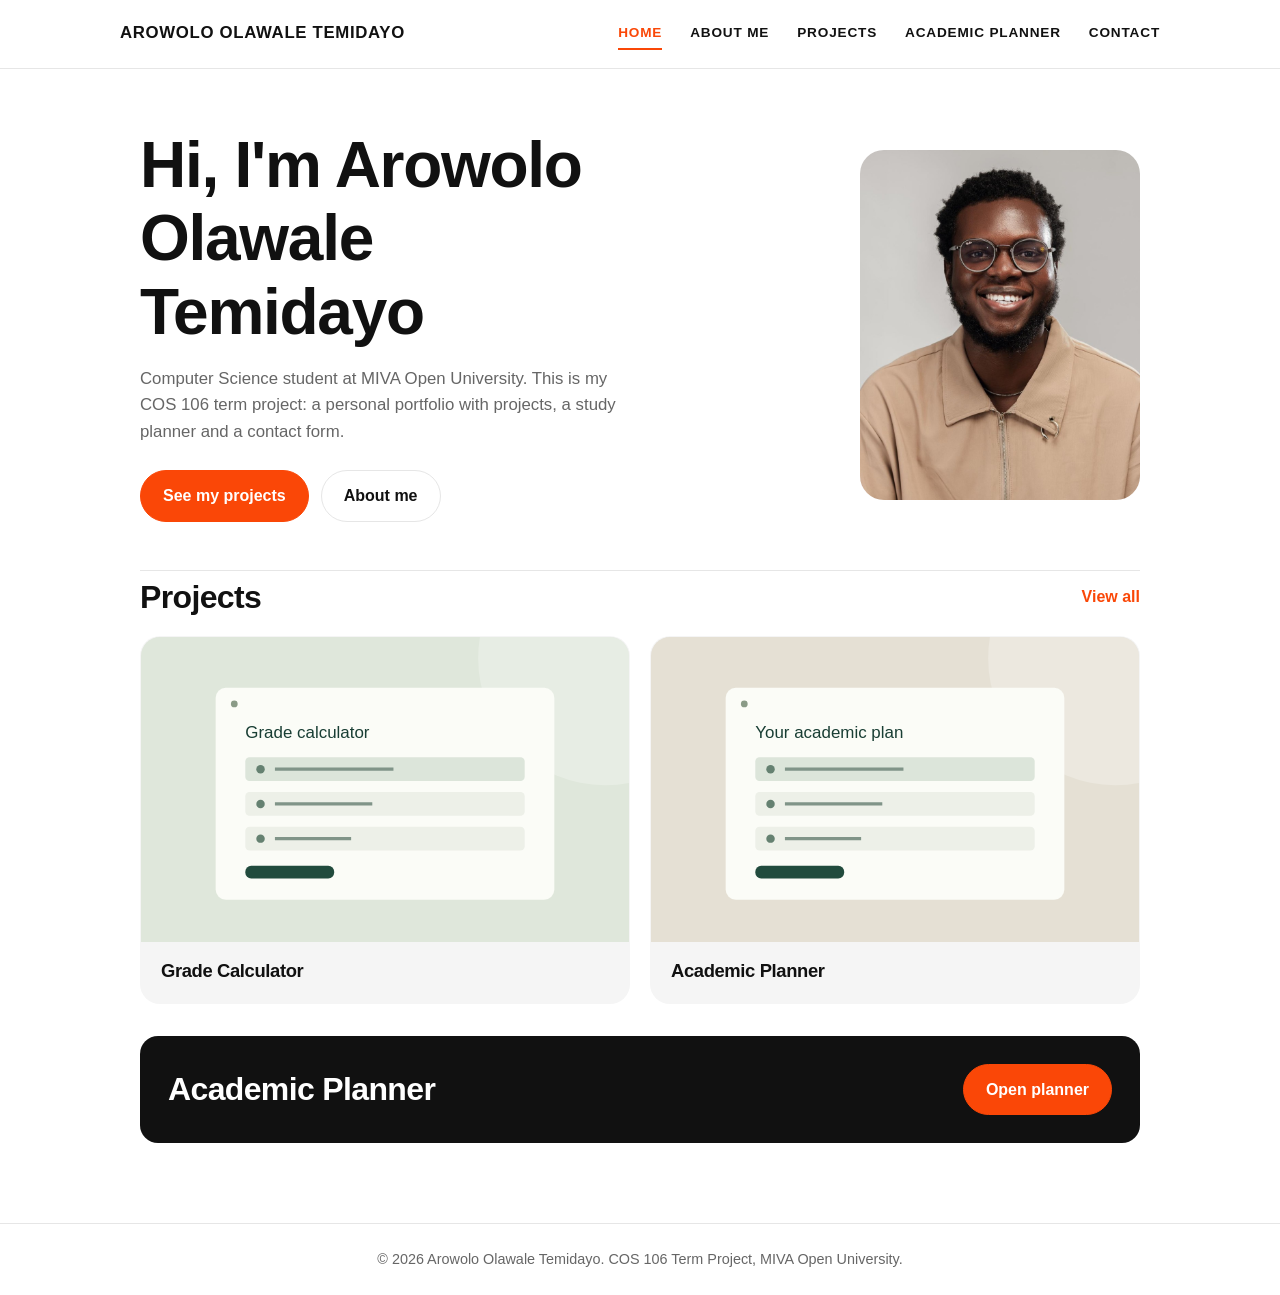
<file: pages/index.html>
<!doctype html>
<html lang="en">
  <head>
    <meta charset="UTF-8" />
    <meta name="viewport" content="width=device-width, initial-scale=1" />
    <meta
      name="description"
      content="Arowolo Olawale Temidayo's student portfolio, projects and academic planner."
    />
    <title>Home | Arowolo Olawale Temidayo</title>
    <link rel="icon" href="assets/mark.svg" />
    <link rel="stylesheet" href="styles.css" />
    <script src="app.js" defer></script>
  </head>
  <body>
    <a class="skip" href="#main">Skip to content</a>
    <header>
      <a class="brand" href="index.html">Arowolo Olawale Temidayo</a>
      <button class="menu" aria-expanded="false" aria-controls="navigation">
        Menu ☰
      </button>
      <nav id="navigation" aria-label="Main navigation">
        <a href="index.html" aria-current="page">Home</a>
        <a href="about.html">About Me</a>
        <a href="projects.html">Projects</a>
        <a href="planner.html">Academic Planner</a>
        <a href="contact.html">Contact</a>
      </nav>
    </header>
    <main id="main">
      <section class="box hero">
        <div>
          <h1>Hi, I'm Arowolo Olawale Temidayo</h1>
          <p>
            Computer Science student at MIVA Open University. This is my COS 106
            term project: a personal portfolio with projects, a study planner
            and a contact form.
          </p>
          <div class="actions">
            <a class="button" href="projects.html">See my projects</a>
            <a class="button secondary" href="about.html">About me</a>
          </div>
        </div>
        <img
          class="profile-photo"
          src="assets/profile.jpg"
          alt="Portrait of Arowolo Olawale Temidayo smiling, wearing glasses and a beige jacket"
          width="819"
          height="1024"
        />
      </section>
      <section>
        <div class="section-heading">
          <h2>Projects</h2>
          <a href="projects.html">View all</a>
        </div>
        <div class="project-grid">
          <a class="project-card" href="projects.html#grade"
            ><img
              src="assets/grade.svg"
              alt="Grade calculator interface illustration"
            />
            <div>
              <h3>Grade Calculator</h3>
            </div></a
          ><a class="project-card" href="planner.html"
            ><img
              src="assets/planner.svg"
              alt="Academic planner interface illustration"
            />
            <div>
              <h3>Academic Planner</h3>
            </div></a
          >
        </div>
      </section>
      <section class="box planner-cta">
        <h2>Academic Planner</h2>
        <a class="button" href="planner.html">Open planner</a>
      </section>
    </main>
    <footer>
      <p>
        © 2026 Arowolo Olawale Temidayo. COS 106 Term Project, MIVA Open
        University.
      </p>
    </footer>
    <dialog id="demo">
      <button class="close" aria-label="Close demo">×</button>
      <div id="demo-body"></div>
    </dialog>
  </body>
</html>
</file>
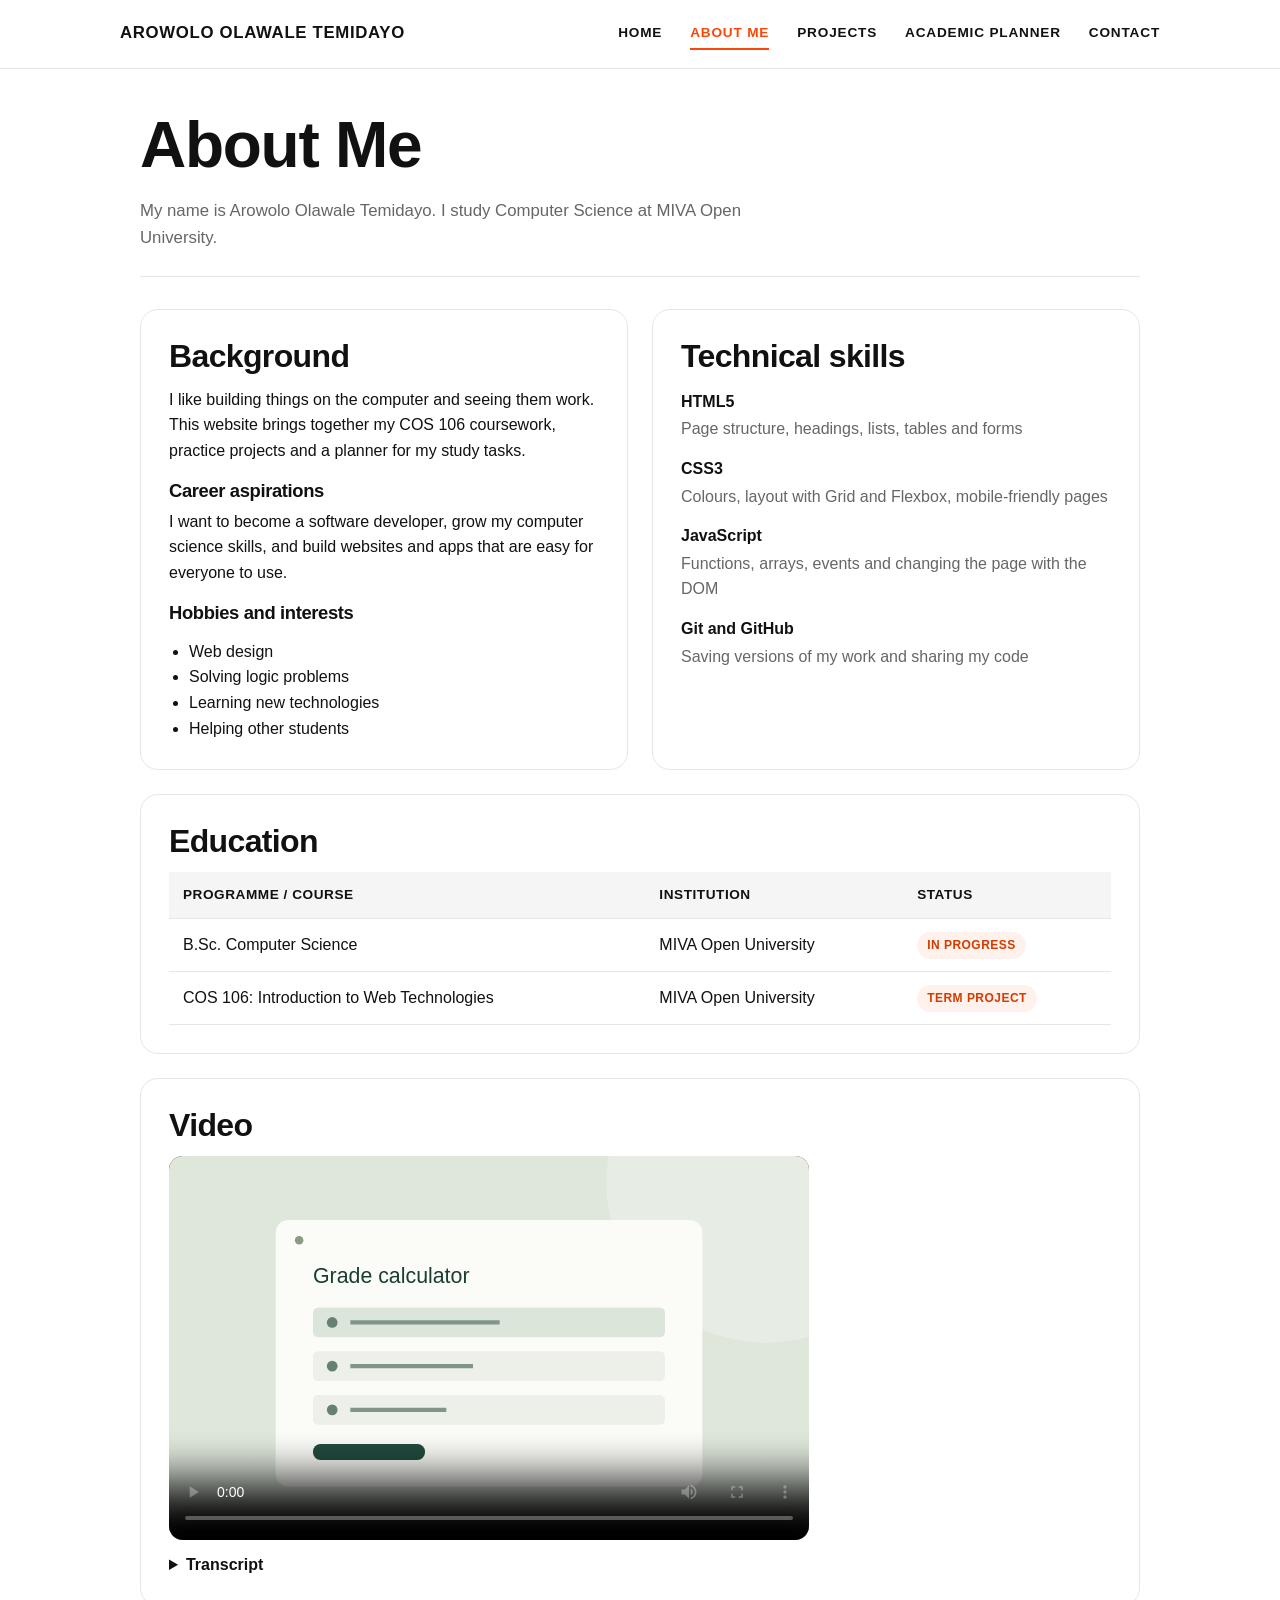
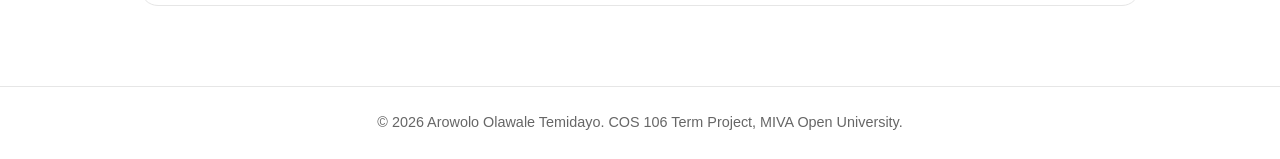
<file: pages/about.html>
<!doctype html>
<html lang="en">
  <head>
    <meta charset="UTF-8" />
    <meta name="viewport" content="width=device-width, initial-scale=1" />
    <meta
      name="description"
      content="Arowolo Olawale Temidayo's student portfolio, projects and academic planner."
    />
    <title>About Me | Arowolo Olawale Temidayo</title>
    <link rel="icon" href="assets/mark.svg" />
    <link rel="stylesheet" href="styles.css" />
    <script src="app.js" defer></script>
  </head>
  <body>
    <a class="skip" href="#main">Skip to content</a>
    <header>
      <a class="brand" href="index.html">Arowolo Olawale Temidayo</a>
      <button class="menu" aria-expanded="false" aria-controls="navigation">
        Menu ☰
      </button>
      <nav id="navigation" aria-label="Main navigation">
        <a href="index.html">Home</a>
        <a href="about.html" aria-current="page">About Me</a>
        <a href="projects.html">Projects</a>
        <a href="planner.html">Academic Planner</a>
        <a href="contact.html">Contact</a>
      </nav>
    </header>
    <main id="main">
      <section class="page-title">
        <h1>About Me</h1>
        <p>
          My name is Arowolo Olawale Temidayo. I study Computer Science at MIVA
          Open University.
        </p>
      </section>
      <div class="two-column">
        <section class="box">
          <h2>Background</h2>
          <p>
            I like building things on the computer and seeing them work. This
            website brings together my COS 106 coursework, practice projects and
            a planner for my study tasks.
          </p>
          <h3>Career aspirations</h3>
          <p>
            I want to become a software developer, grow my computer science
            skills, and build websites and apps that are easy for everyone to
            use.
          </p>
          <h3>Hobbies and interests</h3>
          <ul class="interests">
            <li>Web design</li>
            <li>Solving logic problems</li>
            <li>Learning new technologies</li>
            <li>Helping other students</li>
          </ul>
        </section>
        <section class="box">
          <h2>Technical skills</h2>
          <dl class="skills">
            <dt>HTML5</dt>
            <dd>Page structure, headings, lists, tables and forms</dd>
            <dt>CSS3</dt>
            <dd>Colours, layout with Grid and Flexbox, mobile-friendly pages</dd>
            <dt>JavaScript</dt>
            <dd>Functions, arrays, events and changing the page with the DOM</dd>
            <dt>Git and GitHub</dt>
            <dd>Saving versions of my work and sharing my code</dd>
          </dl>
        </section>
      </div>
      <section class="box">
        <h2>Education</h2>
        <div class="table-wrap">
          <table>
            <thead>
              <tr>
                <th>Programme / course</th>
                <th>Institution</th>
                <th>Status</th>
              </tr>
            </thead>
            <tbody>
              <tr>
                <td>B.Sc. Computer Science</td>
                <td>MIVA Open University</td>
                <td><span class="tag">In progress</span></td>
              </tr>
              <tr>
                <td>COS 106: Introduction to Web Technologies</td>
                <td>MIVA Open University</td>
                <td><span class="tag">Term project</span></td>
              </tr>
            </tbody>
          </table>
        </div>
      </section>
      <section class="box video-box">
        <h2>Video</h2>
        <video
          controls
          preload="metadata"
          poster="assets/grade.svg"
          aria-label="Portfolio video introduction"
        >
          <source src="assets/walkthrough.mp4" type="video/mp4" />
          <track
            default
            kind="captions"
            src="assets/captions.vtt"
            srclang="en"
            label="English"
          />
          Your browser does not support video.
        </video>
        <details>
          <summary>Transcript</summary>
          <p>
            Welcome to my student portfolio. Explore my profile and projects.
            Organise study tasks with the academic planner. Use the contact form
            to prepare a message.
          </p>
        </details>
      </section>
    </main>
    <footer>
      <p>
        © 2026 Arowolo Olawale Temidayo. COS 106 Term Project, MIVA Open
        University.
      </p>
    </footer>
    <dialog id="demo">
      <button class="close" aria-label="Close demo">×</button>
      <div id="demo-body"></div>
    </dialog>
  </body>
</html>
</file>
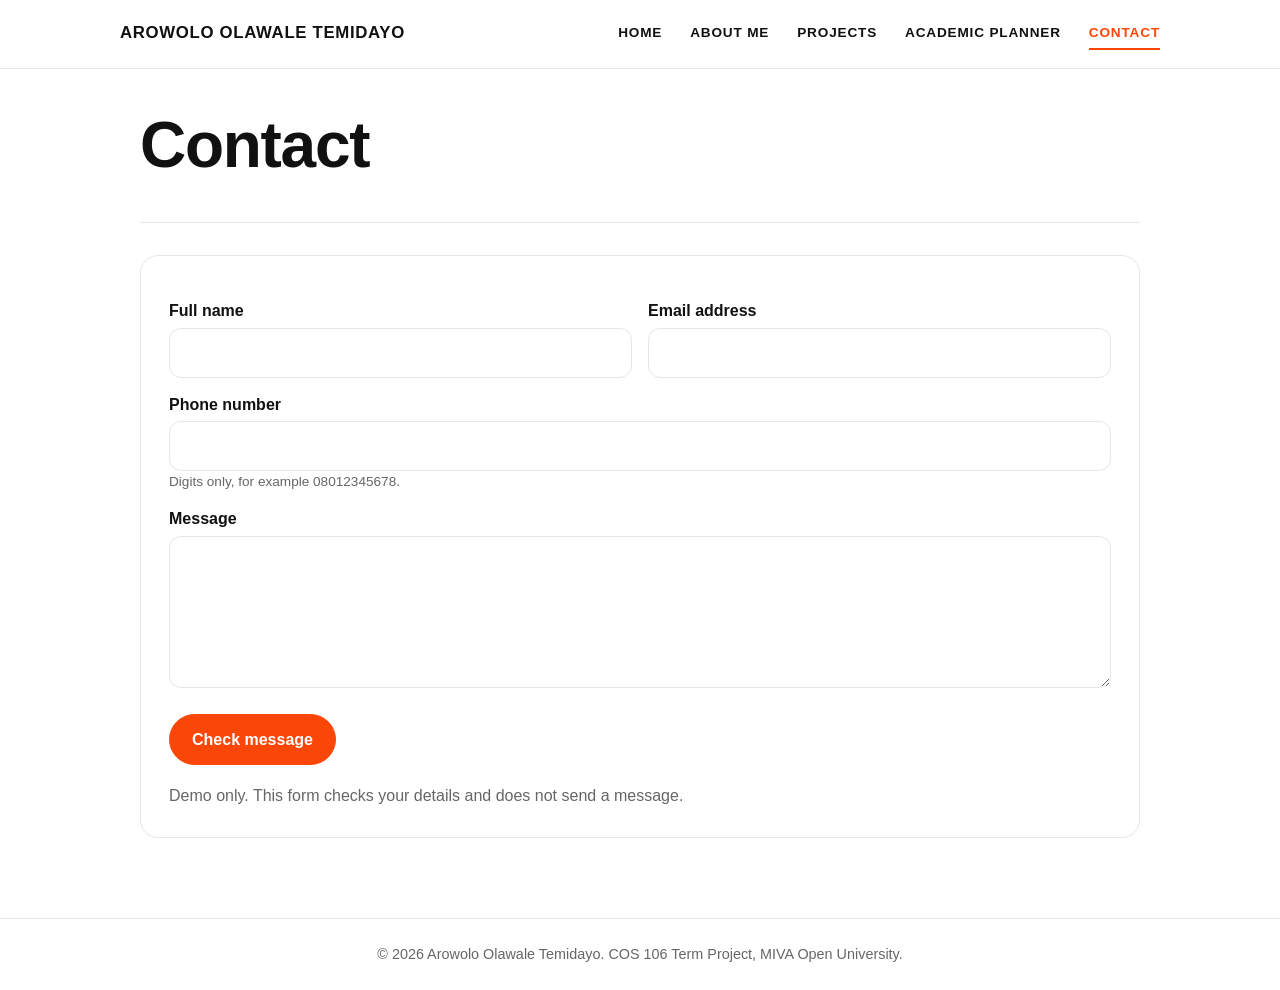
<file: pages/contact.html>
<!doctype html>
<html lang="en">
  <head>
    <meta charset="UTF-8" />
    <meta name="viewport" content="width=device-width, initial-scale=1" />
    <meta
      name="description"
      content="Arowolo Olawale Temidayo's student portfolio, projects and academic planner."
    />
    <title>Contact | Arowolo Olawale Temidayo</title>
    <link rel="icon" href="assets/mark.svg" />
    <link rel="stylesheet" href="styles.css" />
    <script src="app.js" defer></script>
  </head>
  <body>
    <a class="skip" href="#main">Skip to content</a>
    <header>
      <a class="brand" href="index.html">Arowolo Olawale Temidayo</a>
      <button class="menu" aria-expanded="false" aria-controls="navigation">
        Menu ☰
      </button>
      <nav id="navigation" aria-label="Main navigation">
        <a href="index.html">Home</a>
        <a href="about.html">About Me</a>
        <a href="projects.html">Projects</a>
        <a href="planner.html">Academic Planner</a>
        <a href="contact.html" aria-current="page">Contact</a>
      </nav>
    </header>
    <main id="main">
      <section class="page-title">
        <h1>Contact</h1>
      </section>
      <section class="box">
        <form id="contact-form" novalidate>
          <div class="form-pair">
            <div>
              <label for="name">Full name</label
              ><input
                id="name"
                name="name"
                autocomplete="name"
                maxlength="100"
                aria-describedby="name-error"
              /><small class="error" id="name-error"></small>
            </div>
            <div>
              <label for="email">Email address</label
              ><input
                id="email"
                name="email"
                type="email"
                autocomplete="email"
                maxlength="200"
                aria-describedby="email-error"
              /><small class="error" id="email-error"></small>
            </div>
          </div>
          <label for="phone">Phone number</label
          ><input
            id="phone"
            name="phone"
            type="tel"
            inputmode="numeric"
            autocomplete="tel"
            aria-describedby="phone-hint phone-error"
          /><small id="phone-hint">Digits only, for example 08012345678.</small
          ><small class="error" id="phone-error"></small
          ><label for="message">Message</label
          ><textarea
            id="message"
            name="message"
            rows="5"
            maxlength="3000"
            aria-describedby="message-error"
          ></textarea
          ><small class="error" id="message-error"></small
          ><button class="button" type="submit">Check message</button>
          <p id="contact-status" role="status"></p>
        </form>
        <p class="form-note muted">
          Demo only. This form checks your details and does not send a message.
        </p>
      </section>
    </main>
    <footer>
      <p>
        © 2026 Arowolo Olawale Temidayo. COS 106 Term Project, MIVA Open
        University.
      </p>
    </footer>
    <dialog id="demo">
      <button class="close" aria-label="Close demo">×</button>
      <div id="demo-body"></div>
    </dialog>
  </body>
</html>
</file>
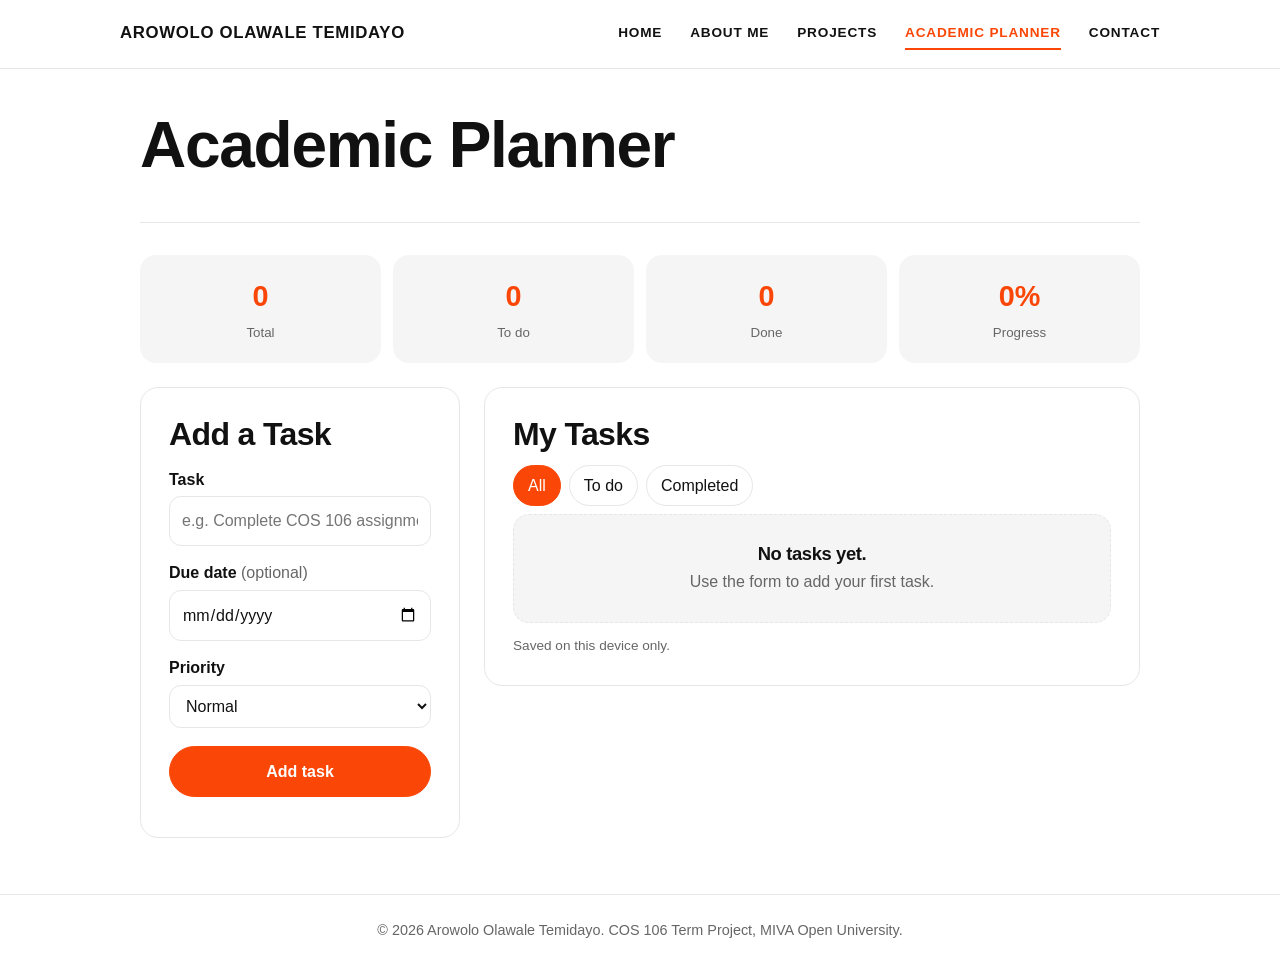
<file: pages/planner.html>
<!doctype html>
<html lang="en">
  <head>
    <meta charset="UTF-8" />
    <meta name="viewport" content="width=device-width, initial-scale=1" />
    <meta
      name="description"
      content="Arowolo Olawale Temidayo's student portfolio, projects and academic planner."
    />
    <title>Academic Planner | Arowolo Olawale Temidayo</title>
    <link rel="icon" href="assets/mark.svg" />
    <link rel="stylesheet" href="styles.css" />
    <script src="app.js" defer></script>
  </head>
  <body>
    <a class="skip" href="#main">Skip to content</a>
    <header>
      <a class="brand" href="index.html">Arowolo Olawale Temidayo</a>
      <button class="menu" aria-expanded="false" aria-controls="navigation">
        Menu ☰
      </button>
      <nav id="navigation" aria-label="Main navigation">
        <a href="index.html">Home</a>
        <a href="about.html">About Me</a>
        <a href="projects.html">Projects</a>
        <a href="planner.html" aria-current="page">Academic Planner</a>
        <a href="contact.html">Contact</a>
      </nav>
    </header>
    <main id="main">
      <section class="page-title">
        <h1>Academic Planner</h1>
      </section>
      <div class="stats">
        <div><span id="total">0</span><small>Total</small></div>
        <div><span id="pending">0</span><small>To do</small></div>
        <div><span id="complete">0</span><small>Done</small></div>
        <div><span id="progress">0%</span><small>Progress</small></div>
      </div>
      <div class="planner-layout">
        <section class="box">
          <h2>Add a Task</h2>
          <form id="task-form">
            <label for="task-title">Task</label
            ><input
              id="task-title"
              maxlength="160"
              required
              placeholder="e.g. Complete COS 106 assignment"
            /><label for="task-date">Due date <span>(optional)</span></label
            ><input id="task-date" type="date" /><label for="task-priority"
              >Priority</label
            ><select id="task-priority">
              <option>Normal</option>
              <option>High</option>
              <option>Low</option></select
            ><button class="button" type="submit">Add task</button>
            <p id="task-message" role="status"></p>
          </form>
        </section>
        <section class="box">
          <h2>My Tasks</h2>
          <div class="filters" role="group" aria-label="Filter tasks">
            <button aria-pressed="true" data-filter="all">All</button
            ><button aria-pressed="false" data-filter="pending">To do</button
            ><button aria-pressed="false" data-filter="completed">
              Completed
            </button>
          </div>
          <ul id="task-list" class="task-list"></ul>
          <p id="storage-note" class="muted">
            Saved on this device only.
          </p>
        </section>
      </div>
    </main>
    <footer>
      <p>
        © 2026 Arowolo Olawale Temidayo. COS 106 Term Project, MIVA Open
        University.
      </p>
    </footer>
    <dialog id="demo">
      <button class="close" aria-label="Close demo">×</button>
      <div id="demo-body"></div>
    </dialog>
  </body>
</html>
</file>
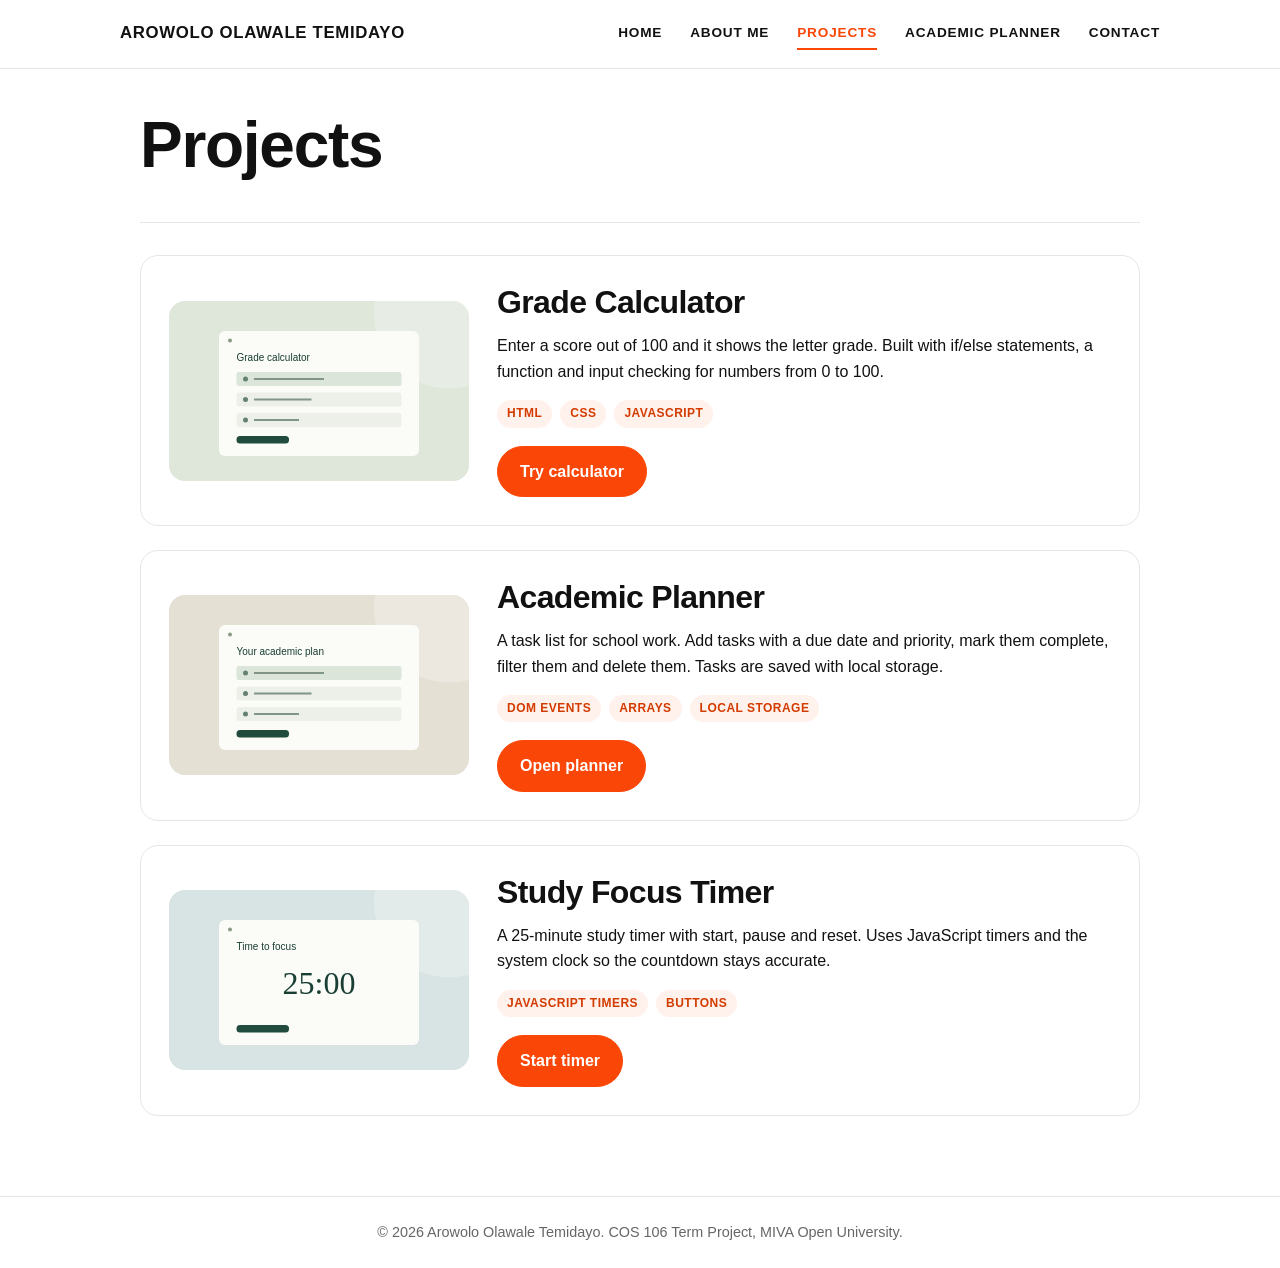
<file: pages/projects.html>
<!doctype html>
<html lang="en">
  <head>
    <meta charset="UTF-8" />
    <meta name="viewport" content="width=device-width, initial-scale=1" />
    <meta
      name="description"
      content="Arowolo Olawale Temidayo's student portfolio, projects and academic planner."
    />
    <title>Projects | Arowolo Olawale Temidayo</title>
    <link rel="icon" href="assets/mark.svg" />
    <link rel="stylesheet" href="styles.css" />
    <script src="app.js" defer></script>
  </head>
  <body>
    <a class="skip" href="#main">Skip to content</a>
    <header>
      <a class="brand" href="index.html">Arowolo Olawale Temidayo</a>
      <button class="menu" aria-expanded="false" aria-controls="navigation">
        Menu ☰
      </button>
      <nav id="navigation" aria-label="Main navigation">
        <a href="index.html">Home</a>
        <a href="about.html">About Me</a>
        <a href="projects.html" aria-current="page">Projects</a>
        <a href="planner.html">Academic Planner</a>
        <a href="contact.html">Contact</a>
      </nav>
    </header>
    <main id="main">
      <section class="page-title">
        <h1>Projects</h1>
      </section>
      <article id="grade" class="box project-row">
        <img src="assets/grade.svg" alt="Grade calculator sample interface" />
        <div>
          <h2>Grade Calculator</h2>
          <p>
            Enter a score out of 100 and it shows the letter grade. Built with
            if/else statements, a function and input checking for numbers from 0
            to 100.
          </p>
          <div class="tags">
            <span>HTML</span><span>CSS</span><span>JavaScript</span>
          </div>
          <button class="button" data-demo="grade">Try calculator</button>
        </div>
      </article>
      <article class="box project-row">
        <img
          src="assets/planner.svg"
          alt="Academic task planner interface illustration"
        />
        <div>
          <h2>Academic Planner</h2>
          <p>
            A task list for school work. Add tasks with a due date and priority,
            mark them complete, filter them and delete them. Tasks are saved
            with local storage.
          </p>
          <div class="tags">
            <span>DOM events</span><span>Arrays</span><span>Local storage</span>
          </div>
          <a class="button" href="planner.html">Open planner</a>
        </div>
      </article>
      <article class="box project-row">
        <img src="assets/focus.svg" alt="Focus timer interface illustration" />
        <div>
          <h2>Study Focus Timer</h2>
          <p>
            A 25-minute study timer with start, pause and reset. Uses JavaScript
            timers and the system clock so the countdown stays accurate.
          </p>
          <div class="tags">
            <span>JavaScript timers</span><span>Buttons</span>
          </div>
          <button class="button" data-demo="focus">Start timer</button>
        </div>
      </article>
    </main>
    <footer>
      <p>
        © 2026 Arowolo Olawale Temidayo. COS 106 Term Project, MIVA Open
        University.
      </p>
    </footer>
    <dialog id="demo">
      <button class="close" aria-label="Close demo">×</button>
      <div id="demo-body"></div>
    </dialog>
  </body>
</html>
</file>
<file: pages/styles.css>
:root {
  --primary: #fa4707;
  --primary-dark: #d33b00;
  --text: #111;
  --muted: #666;
  --border: #e6e6e6;
  --page: #ffffff;
  --soft: #f5f5f5;
  --content-width: 1040px;
}
* {
  box-sizing: border-box;
}
body {
  margin: 0;
  background: var(--page);
  color: var(--text);
  font:
    16px/1.6 "Segoe UI",
    Arial,
    sans-serif;
}
a {
  color: var(--primary);
  transition: color 0.2s ease;
}
button,
input,
select,
textarea {
  font: inherit;
}
button {
  cursor: pointer;
}
a:focus-visible,
button:focus-visible,
input:focus-visible,
select:focus-visible,
textarea:focus-visible,
summary:focus-visible {
  outline: 3px solid var(--primary);
  outline-offset: 2px;
}
h1,
h2,
h3 {
  margin-top: 0;
  line-height: 1.15;
  letter-spacing: -0.02em;
}
h1 {
  font-size: clamp(2.4rem, 6vw, 4rem);
  font-weight: 800;
  margin-bottom: 16px;
}
h2 {
  font-size: clamp(1.5rem, 3vw, 2rem);
  font-weight: 700;
  margin-bottom: 12px;
}
h3 {
  font-size: 1.15rem;
  font-weight: 700;
  margin-bottom: 8px;
}
p {
  margin-top: 0;
}
.muted {
  color: var(--muted);
}

/* Header and navigation */
.skip {
  position: absolute;
  top: -100px;
  left: 12px;
  background: white;
  color: var(--text);
  padding: 10px;
  z-index: 10;
  border: 1px solid var(--border);
}
.skip:focus {
  top: 10px;
}
header {
  background: white;
  border-bottom: 1px solid var(--border);
  display: flex;
  flex-wrap: wrap;
  align-items: center;
  justify-content: space-between;
  gap: 12px 24px;
  padding: 18px max(20px, calc((100% - var(--content-width)) / 2));
  position: sticky;
  top: 0;
  z-index: 5;
}
.brand {
  color: var(--text);
  font-size: 1.05rem;
  font-weight: 800;
  letter-spacing: 0.04em;
  text-transform: uppercase;
  text-decoration: none;
}
.brand:hover {
  color: var(--primary);
}
nav {
  display: flex;
  gap: 28px;
}
nav a {
  color: var(--text);
  text-decoration: none;
  font-size: 0.85rem;
  font-weight: 600;
  letter-spacing: 0.06em;
  text-transform: uppercase;
  padding: 4px 0;
  border-bottom: 2px solid transparent;
  transition:
    color 0.2s ease,
    border-color 0.2s ease;
}
nav a:hover,
nav a[aria-current="page"] {
  color: var(--primary);
  border-bottom-color: var(--primary);
}
.menu {
  display: none;
  background: white;
  color: var(--text);
  border: 1px solid var(--border);
  border-radius: 999px;
  padding: 8px 14px;
  transition:
    background 0.2s ease,
    border-color 0.2s ease,
    color 0.2s ease;
}
.menu:hover {
  border-color: var(--primary);
  color: var(--primary);
}

/* Page layout */
main {
  max-width: var(--content-width);
  margin: 0 auto;
  padding: 40px 20px 56px;
}
.page-title {
  margin-bottom: 32px;
  padding-bottom: 24px;
  border-bottom: 1px solid var(--border);
}
.page-title p {
  color: var(--muted);
  max-width: 640px;
  margin-bottom: 0;
  font-size: 1.05rem;
}
.box {
  background: white;
  border: 1px solid var(--border);
  border-radius: 18px;
  padding: 28px;
  margin-bottom: 24px;
  transition: border-color 0.2s ease;
}
.two-column {
  display: grid;
  grid-template-columns: 1fr 1fr;
  gap: 24px;
  margin-bottom: 24px;
}
.two-column > .box {
  margin-bottom: 0;
}
.section-heading {
  display: flex;
  align-items: center;
  justify-content: space-between;
  gap: 12px;
  margin-bottom: 20px;
}
.section-heading h2 {
  margin-bottom: 0;
}
.section-heading a {
  text-decoration: none;
  font-weight: 600;
}
footer {
  border-top: 1px solid var(--border);
  color: var(--muted);
  font-size: 0.9rem;
  text-align: center;
  padding: 24px 20px;
}
footer p {
  margin: 0;
}

/* Buttons */
.button {
  display: inline-block;
  background: var(--primary);
  color: white;
  border: 1px solid var(--primary);
  border-radius: 999px;
  padding: 12px 22px;
  text-decoration: none;
  font-weight: 700;
  transition:
    background 0.2s ease,
    border-color 0.2s ease,
    color 0.2s ease,
    transform 0.2s ease;
}
.button:hover {
  background: var(--primary-dark);
  border-color: var(--primary-dark);
  transform: translateY(-2px);
}
.button.secondary {
  background: white;
  color: var(--text);
  border-color: var(--border);
}
.button.secondary:hover {
  border-color: var(--primary);
  color: var(--primary);
  background: white;
}
.actions {
  display: flex;
  flex-wrap: wrap;
  gap: 12px;
  margin-top: 24px;
}

/* Home page */
.hero {
  display: grid;
  grid-template-columns: 1.2fr 280px;
  gap: 40px;
  align-items: center;
  border: 0;
  border-radius: 0;
  padding: 20px 0 48px;
  margin-bottom: 8px;
  border-bottom: 1px solid var(--border);
}
.hero h1 {
  max-width: 14ch;
}
.hero p {
  max-width: 52ch;
  color: var(--muted);
  font-size: 1.05rem;
}
.profile-photo {
  width: 100%;
  height: auto;
  display: block;
  border-radius: 24px;
  object-fit: cover;
  aspect-ratio: 4 / 5;
}
.project-grid {
  display: grid;
  grid-template-columns: 1fr 1fr;
  gap: 20px;
}
.project-card {
  background: var(--soft);
  border: 1px solid transparent;
  border-radius: 20px;
  overflow: hidden;
  color: var(--text);
  text-decoration: none;
  transition:
    transform 0.2s ease,
    border-color 0.2s ease,
    background 0.2s ease;
}
.project-card:hover {
  transform: translateY(-4px);
  border-color: var(--primary);
  background: white;
}
.project-card h3 {
  color: var(--text);
  margin-bottom: 0;
}
.project-card img {
  display: block;
  width: 100%;
  aspect-ratio: 16 / 10;
  object-fit: cover;
  background: #ececec;
}
.project-card > div {
  padding: 18px 20px 22px;
}
.planner-cta {
  display: flex;
  align-items: center;
  justify-content: space-between;
  gap: 20px;
  background: var(--text);
  color: white;
  border: 0;
  margin-top: 32px;
}
.planner-cta h2 {
  color: white;
  margin-bottom: 0;
}
.planner-cta .button {
  flex-shrink: 0;
}

/* About page */
.skills {
  margin: 0;
}
.skills dt {
  font-weight: 700;
  margin-top: 14px;
}
.skills dd {
  margin: 2px 0 0;
  color: var(--muted);
}
.interests {
  padding-left: 20px;
  margin-bottom: 0;
}
.table-wrap {
  overflow-x: auto;
}
table {
  border-collapse: collapse;
  width: 100%;
  text-align: left;
}
th,
td {
  padding: 12px 14px;
  border-bottom: 1px solid var(--border);
}
th {
  background: var(--soft);
  font-size: 0.85rem;
  text-transform: uppercase;
  letter-spacing: 0.04em;
}
.tag,
.tags span {
  display: inline-block;
  font-size: 0.75rem;
  font-weight: 700;
  letter-spacing: 0.04em;
  text-transform: uppercase;
  background: #fff1eb;
  color: var(--primary-dark);
  padding: 4px 10px;
  border-radius: 999px;
  white-space: nowrap;
}
.video-box video {
  width: 100%;
  max-width: 640px;
  display: block;
  margin-bottom: 12px;
  border-radius: 14px;
  background: #111;
}
summary {
  cursor: pointer;
  font-weight: 600;
}

/* Projects page */
.project-row {
  display: grid;
  grid-template-columns: 300px 1fr;
  gap: 28px;
  align-items: center;
}
.project-row img {
  width: 100%;
  border-radius: 16px;
  background: var(--soft);
}
.tags {
  display: flex;
  flex-wrap: wrap;
  gap: 8px;
  margin: 0 0 18px;
}

/* Planner page */
.stats {
  display: grid;
  grid-template-columns: repeat(4, 1fr);
  gap: 12px;
  margin-bottom: 24px;
}
.stats > div {
  background: var(--soft);
  border-radius: 16px;
  padding: 18px 14px;
  text-align: center;
  transition: transform 0.2s ease;
}
.stats > div:hover {
  transform: translateY(-2px);
}
.stats span {
  display: block;
  font-size: 1.8rem;
  font-weight: 800;
  color: var(--primary);
}
.stats small {
  color: var(--muted);
}
.planner-layout {
  display: grid;
  grid-template-columns: 320px 1fr;
  gap: 24px;
  align-items: start;
}
.planner-layout > .box {
  margin-bottom: 0;
}
.filters {
  display: flex;
  gap: 8px;
  margin-bottom: 8px;
}
.filters button {
  background: white;
  border: 1px solid var(--border);
  border-radius: 999px;
  padding: 7px 14px;
  color: var(--text);
  transition:
    background 0.2s ease,
    border-color 0.2s ease,
    color 0.2s ease;
}
.filters button:hover {
  border-color: var(--primary);
  color: var(--primary);
}
.filters button[aria-pressed="true"] {
  background: var(--primary);
  border-color: var(--primary);
  color: white;
}
.task-list {
  list-style: none;
  padding: 0;
  margin: 0 0 12px;
}
.task {
  display: flex;
  gap: 12px;
  align-items: center;
  padding: 14px 0;
  border-bottom: 1px solid var(--border);
  transition: opacity 0.2s ease;
}
.task input {
  width: 18px;
  height: 18px;
  accent-color: var(--primary);
  flex-shrink: 0;
}
.task-body {
  flex: 1;
  min-width: 0;
}
.task-title {
  display: block;
  overflow-wrap: anywhere;
}
.task.done .task-title {
  text-decoration: line-through;
  color: var(--muted);
}
.task small {
  color: var(--muted);
}
.task button {
  background: white;
  border: 1px solid #f0c9c0;
  color: #a12e2e;
  border-radius: 999px;
  padding: 5px 12px;
  font-size: 0.85rem;
  transition:
    background 0.2s ease,
    border-color 0.2s ease;
}
.task button:hover {
  background: #fff5f3;
  border-color: #a12e2e;
}
.empty {
  text-align: center;
  padding: 28px 12px;
  border: 1px dashed var(--border);
  border-radius: 16px;
  margin-top: 8px;
  background: var(--soft);
}
.empty h3 {
  margin-bottom: 4px;
}
.empty p {
  color: var(--muted);
  margin: 0;
}
#storage-note {
  font-size: 0.85rem;
  margin: 0;
}

/* Forms */
label {
  display: block;
  font-weight: 600;
  margin: 14px 0 4px;
}
label span {
  font-weight: normal;
  color: var(--muted);
}
input,
textarea,
select {
  width: 100%;
  background: white;
  border: 1px solid var(--border);
  border-radius: 12px;
  padding: 11px 12px;
  color: var(--text);
  transition: border-color 0.2s ease;
}
input:focus,
textarea:focus,
select:focus {
  border-color: var(--primary);
}
textarea {
  resize: vertical;
}
form .button {
  margin-top: 18px;
}
#task-form .button {
  width: 100%;
  text-align: center;
}
form p[role="status"] {
  margin: 12px 0 0;
}
.form-pair {
  display: grid;
  grid-template-columns: 1fr 1fr;
  gap: 16px;
}
#phone-hint {
  display: block;
  font-size: 0.85rem;
  color: var(--muted);
}
.error {
  display: block;
  color: #a12e2e;
  font-size: 0.9rem;
}
.error:not(:empty) {
  margin-top: 4px;
}
[aria-invalid="true"] {
  border-color: #a12e2e;
}
.contact-layout {
  grid-template-columns: 1fr 2fr;
  align-items: start;
}
.form-note {
  margin-top: 18px;
  margin-bottom: 0;
}

/* Project demo dialog */
dialog {
  border: 1px solid var(--border);
  border-radius: 20px;
  padding: 28px;
  max-width: 460px;
  width: calc(100% - 32px);
  color: var(--text);
}
dialog::backdrop {
  background: rgb(0 0 0 / 45%);
}
.close {
  position: absolute;
  right: 12px;
  top: 6px;
  background: none;
  border: 0;
  font-size: 1.8rem;
  color: var(--text);
  transition: color 0.2s ease;
}
.close:hover {
  color: var(--primary);
}
.demo-note {
  font-size: 0.9rem;
  color: var(--muted);
}
#grade-result {
  font-size: 1.2rem;
  font-weight: 700;
  margin-top: 16px;
}
.timer {
  text-align: center;
  font-size: 3.5rem;
  font-weight: 800;
  margin: 20px 0;
  color: var(--primary);
}
.timer-controls {
  display: flex;
  gap: 10px;
  justify-content: center;
}
body:has(dialog[open]) {
  overflow: hidden;
}

/* Tablet */
@media (max-width: 800px) {
  .planner-layout,
  .contact-layout {
    grid-template-columns: 1fr;
  }
  .stats {
    grid-template-columns: 1fr 1fr;
  }
  .planner-cta {
    flex-direction: column;
    align-items: flex-start;
  }
}

/* Mobile */
@media (max-width: 640px) {
  .menu {
    display: block;
  }
  nav {
    display: none;
    width: 100%;
    flex-direction: column;
    gap: 0;
  }
  nav.open {
    display: flex;
  }
  nav a {
    padding: 12px 0;
    border-bottom: 1px solid var(--border);
  }
  h1 {
    font-size: 2.2rem;
  }
  .hero,
  .two-column,
  .project-grid,
  .project-row,
  .form-pair {
    grid-template-columns: 1fr;
  }
  .form-pair {
    gap: 0;
  }
  .hero {
    padding-top: 8px;
  }
  .hero .profile-photo {
    max-width: 240px;
    margin: 0 auto;
    grid-row: 1;
  }
  .box {
    padding: 20px;
  }
}
@media (prefers-reduced-motion: reduce) {
  *,
  *::before,
  *::after {
    animation: none !important;
    transition: none !important;
    scroll-behavior: auto !important;
  }
}
</file>
